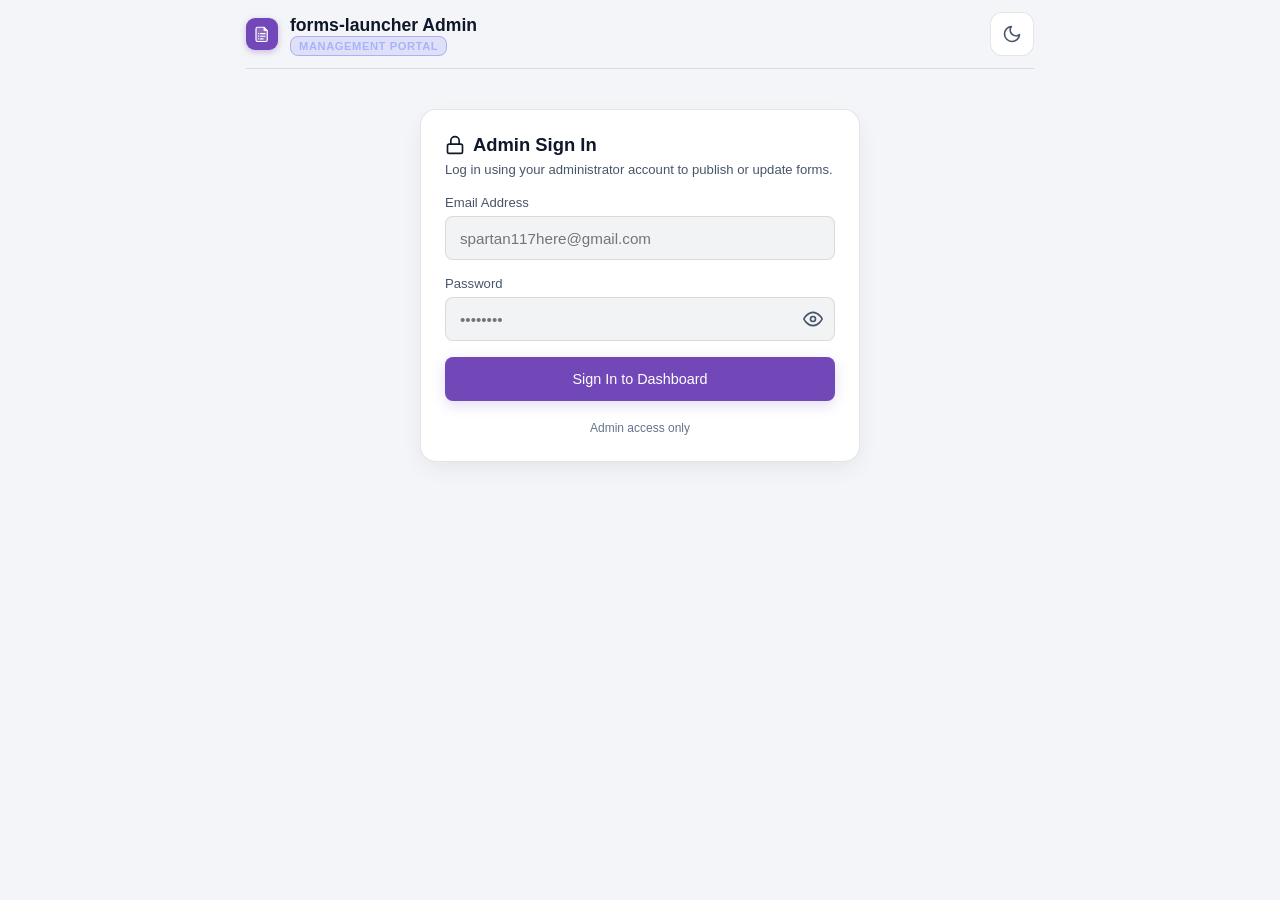
<file: admin.html>
<!DOCTYPE html>
<html lang="en">
<head>
  <meta charset="UTF-8">
  <meta name="viewport" content="width=device-width, initial-scale=1.0">
  <title>Admin Dashboard - forms-launcher</title>

  <!-- PWA & Mobile Meta Tags -->
  <meta name="theme-color" content="#0b0d14">
  <meta name="apple-mobile-web-app-status-bar-style" content="default">
  <link rel="manifest" href="/manifest.webmanifest">
  <link rel="icon" type="image/svg+xml" href="/icons/favicon.svg">
  <link rel="alternate icon" href="/icons/icon-192.png">

  <!-- Apply saved theme before first paint to prevent flash -->
  <script>
    (function () {
      try {
        var saved = localStorage.getItem('app_theme');
        var theme = saved || (window.matchMedia && window.matchMedia('(prefers-color-scheme: light)').matches ? 'light' : 'dark');
        document.documentElement.setAttribute('data-theme', theme);
        var meta = document.querySelector('meta[name="theme-color"]');
        if (meta) meta.setAttribute('content', theme === 'light' ? '#ffffff' : '#0b0d14');
      } catch (e) {}
    })();
  </script>

  <!-- Stylesheet -->
  <link rel="stylesheet" href="/css/style.css">
</head>
<body class="admin-body">
  <div class="admin-container">

    <!-- Top Admin Header -->
    <header class="admin-header">
      <div class="admin-header-title">
        <div class="brand-logo" title="forms-launcher">
          <svg viewBox="0 0 24 24" width="16" height="16" fill="none">
            <path d="M 6 3 L 14.5 3 L 19 7.5 L 19 20 A 2 2 0 0 1 17 22 L 6 22 A 2 2 0 0 1 4 20 L 4 5 A 2 2 0 0 1 6 3 Z" fill="rgba(255,255,255,0.2)" stroke="#ffffff" stroke-width="1.6" stroke-linejoin="round"/>
            <path d="M 14.5 3 L 14.5 7.5 L 19 7.5 Z" fill="#ffffff" stroke="#ffffff" stroke-width="0.8" stroke-linejoin="round"/>
            <circle cx="7.5" cy="11.5" r="0.9" fill="#ffffff"/>
            <line x1="10" y1="11.5" x2="16" y2="11.5" stroke="#ffffff" stroke-width="1.4" stroke-linecap="round"/>
            <circle cx="7.5" cy="15" r="0.9" fill="#ffffff"/>
            <line x1="10" y1="15" x2="16" y2="15" stroke="#ffffff" stroke-width="1.4" stroke-linecap="round"/>
            <circle cx="7.5" cy="18.5" r="0.9" fill="#ffffff"/>
            <line x1="10" y1="18.5" x2="13.5" y2="18.5" stroke="#ffffff" stroke-width="1.4" stroke-linecap="round"/>
          </svg>
        </div>
        <div>
          <h1 style="font-size: 1.1rem; font-weight: 700;">forms-launcher Admin</h1>
          <span class="admin-badge">Management Portal</span>
        </div>
      </div>

      <div style="display: flex; align-items: center; gap: 8px;">
        <!-- Theme Toggle Button -->
        <button id="themeToggleBtn" class="btn-icon theme-toggle-btn" aria-label="Toggle light and dark theme" title="Toggle theme">
          <svg class="icon-sun" viewBox="0 0 24 24" fill="none" stroke="currentColor" stroke-width="2" stroke-linecap="round" stroke-linejoin="round">
            <circle cx="12" cy="12" r="5"></circle>
            <line x1="12" y1="1" x2="12" y2="3"></line>
            <line x1="12" y1="21" x2="12" y2="23"></line>
            <line x1="4.22" y1="4.22" x2="5.64" y2="5.64"></line>
            <line x1="18.36" y1="18.36" x2="19.78" y2="19.78"></line>
            <line x1="1" y1="12" x2="3" y2="12"></line>
            <line x1="21" y1="12" x2="23" y2="12"></line>
            <line x1="4.22" y1="19.78" x2="5.64" y2="18.36"></line>
            <line x1="18.36" y1="5.64" x2="19.78" y2="4.22"></line>
          </svg>
          <svg class="icon-moon" viewBox="0 0 24 24" fill="none" stroke="currentColor" stroke-width="2" stroke-linecap="round" stroke-linejoin="round">
            <path d="M21 12.79A9 9 0 1 1 11.21 3 7 7 0 0 0 21 12.79z"></path>
          </svg>
        </button>
        <button id="logoutBtn" class="btn btn-danger btn-sm" style="display: none; height: 44px; min-height: 44px; padding: 0 16px;">
          Sign Out
        </button>
      </div>
    </header>

    <!-- SECTION 1: LOGIN CARD (Displayed when unauthenticated) -->
    <section id="authSection" class="admin-card" style="max-width: 440px; margin: 40px auto;">
      <h2 class="card-title">
        <svg viewBox="0 0 24 24" width="20" height="20" fill="none" stroke="currentColor" stroke-width="2">
          <rect x="3" y="11" width="18" height="11" rx="2" ry="2"></rect>
          <path d="M7 11V7a5 5 0 0 1 10 0v4"></path>
        </svg>
        Admin Sign In
      </h2>
      <p class="card-subtitle">Log in using your administrator account to publish or update forms.</p>

      <form id="loginForm">
        <div class="form-group">
          <label class="form-label" for="loginEmail">Email Address</label>
          <input
            type="email"
            id="loginEmail"
            class="form-input"
            placeholder="spartan117here@gmail.com"
            required
            autocomplete="email"
          />
        </div>

        <div class="form-group">
          <label class="form-label" for="loginPassword">Password</label>
          <div class="password-input-wrapper">
            <input
              type="password"
              id="loginPassword"
              class="form-input password-input"
              placeholder="••••••••"
              required
              autocomplete="current-password"
            />
            <button
              type="button"
              id="togglePasswordBtn"
              class="password-toggle-btn"
              aria-label="Show password"
              title="Show password"
            >
              <!-- Eye Icon (shown when password is hidden) -->
              <svg class="eye-icon" viewBox="0 0 24 24" width="20" height="20" fill="none" stroke="currentColor" stroke-width="2" stroke-linecap="round" stroke-linejoin="round">
                <path d="M1 12s4-8 11-8 11 8 11 8-4 8-11 8-11-8-11-8z"></path>
                <circle cx="12" cy="12" r="3"></circle>
              </svg>
              <!-- Eye Off Icon (shown when password is visible) -->
              <svg class="eye-off-icon" viewBox="0 0 24 24" width="20" height="20" fill="none" stroke="currentColor" stroke-width="2" stroke-linecap="round" stroke-linejoin="round" style="display: none;">
                <path d="M17.94 17.94A10.07 10.07 0 0 1 12 20c-7 0-11-8-11-8a18.45 18.45 0 0 1 5.06-5.94M9.9 4.24A9.12 9.12 0 0 1 12 4c7 0 11 8 11 8a18.5 18.5 0 0 1-2.16 3.19m-6.72-1.07a3 3 0 1 1-4.24-4.24"></path>
                <line x1="1" y1="1" x2="23" y2="23"></line>
              </svg>
            </button>
          </div>
        </div>

        <div id="loginErrorMessage" class="form-error" style="margin-bottom: 14px;"></div>

        <button type="submit" id="loginSubmitBtn" class="btn btn-primary" style="width: 100%; height: 44px;">
          Sign In to Dashboard
        </button>
      </form>

      <div class="form-hint" style="margin-top: 18px; line-height: 1.5; text-align: center;">
        Admin access only
      </div>
    </section>

    <!-- SECTION 2: ADMIN DASHBOARD (Displayed when authenticated) -->
    <main id="dashboardSection" style="display: none;">
      
      <!-- Current Authenticated Admin Info -->
      <div style="display: flex; justify-content: space-between; align-items: center; margin-bottom: 20px; font-size: 0.85rem; color: var(--text-muted);">
        <span>Logged in as: <strong id="adminUserEmail" style="color: var(--text-main);"></strong></span>
        <span class="status-pill"><span class="status-dot"></span> Authorized Admin</span>
      </div>

      <!-- Card A: Publish New Form -->
      <div class="admin-card">
        <h2 class="card-title">
          <svg viewBox="0 0 24 24" width="20" height="20" fill="none" stroke="currentColor" stroke-width="2" stroke-linecap="round" stroke-linejoin="round">
            <line x1="12" y1="5" x2="12" y2="19"></line>
            <line x1="5" y1="12" x2="19" y2="12"></line>
          </svg>
          Publish New Google Form
        </h2>
        <p class="card-subtitle">
          Submit a new form link. The newest link is immediately displayed full screen to all users opening the app.
        </p>

        <form id="newLinkForm">
          <div class="form-group">
            <label class="form-label" for="formTitle">Form Title</label>
            <input
              type="text"
              id="formTitle"
              class="form-input"
              placeholder="e.g. October Feedback Survey or Annual Registration"
              required
            />
          </div>

          <div class="form-group">
            <label class="form-label" for="formUrl">Google Form URL</label>
            <input
              type="url"
              id="formUrl"
              class="form-input"
              placeholder="https://docs.google.com/forms/d/e/.../viewform"
              required
            />
            <div id="urlValidationError" class="form-error">
              URL must start with <code>https://docs.google.com/forms/</code>
            </div>
            <div class="form-hint">
              Copy the shareable link from your Google Form. It must begin with <code>https://docs.google.com/forms/</code>.
            </div>

            <!-- Live Embed URL Preview -->
            <div id="previewContainer" class="preview-box" style="display: none;">
              <span style="font-weight: 600; color: var(--text-muted); display: block; margin-bottom: 4px;">Clean Embedded URL Preview:</span>
              <code id="previewEmbedUrl"></code>
            </div>
          </div>

          <button type="submit" id="saveLinkBtn" class="btn btn-primary">
            <svg viewBox="0 0 24 24" width="16" height="16" fill="none" stroke="currentColor" stroke-width="2">
              <path d="M19 21H5a2 2 0 0 1-2-2V5a2 2 0 0 1 2-2h11l5 5v11a2 2 0 0 1-2 2z"></path>
              <polyline points="17 21 17 13 7 13 7 21"></polyline>
              <polyline points="7 3 7 8 15 8"></polyline>
            </svg>
            Publish Form
          </button>
        </form>
      </div>

      <!-- Card B: Form Links History -->
      <div class="admin-card">
        <div style="display: flex; justify-content: space-between; align-items: center; margin-bottom: 16px;">
          <div>
            <h2 class="card-title" style="margin-bottom: 2px;">
              <svg viewBox="0 0 24 24" width="20" height="20" fill="none" stroke="currentColor" stroke-width="2">
                <path d="M12 8v4l3 3m6-3a9 9 0 11-18 0 9 9 0 0118 0z"></path>
              </svg>
              Form Links History
            </h2>
            <p class="card-subtitle" style="margin-bottom: 0;">
              Manage previously published links. The top item is the active live form.
            </p>
          </div>
          <button id="refreshListBtn" class="btn btn-secondary btn-sm" title="Reload list">
            Refresh
          </button>
        </div>

        <!-- Links Container -->
        <div id="linksList" class="links-list">
          <!-- Dynamically populated via js/admin.js -->
        </div>

        <!-- Empty State -->
        <div id="adminEmptyState" class="empty-box" style="display: none;">
          <svg class="empty-icon" viewBox="0 0 24 24" fill="none" stroke="currentColor" stroke-width="1.5">
            <path d="M9 12h6m-6 4h6m2 5H7a2 2 0 01-2-2V5a2 2 0 012-2h5.586a1 1 0 01.707.293l5.414 5.414a1 1 0 01.293.707V19a2 2 0 01-2 2z"></path>
          </svg>
          <div style="font-weight: 500; margin-bottom: 4px;">No forms published yet</div>
          <p style="font-size: 0.8rem; color: var(--text-dim);">Use the form above to publish your first Google Form.</p>
        </div>
      </div>

    </main>

    <!-- Toast Notification Container -->
    <div id="toastContainer" class="toast-container"></div>

  </div>

  <!-- Admin Dashboard Logic (calls /api/ serverless routes only) -->
  <script src="/js/admin.js" defer></script>
</body>
</html>
</file>
<file: css/style.css>
/* ==============================================================================
   forms-launcher PWA - MODERN RESPONSIVE STYLESHEET
   Supports mobile-first full screen iframe and dark aesthetic.
   ============================================================================== */

:root, [data-theme="dark"] {
  --bg-dark: #0b0d14;
  --bg-header: #0b0d14;
  --bg-card: #131622;
  --bg-card-hover: #1a1e2e;
  --bg-input: #0f111a;
  --border-glass: rgba(255, 255, 255, 0.08);
  --border-focus: rgba(114, 72, 185, 0.6);

  --text-main: #f8fafc;
  --text-muted: #94a3b8;
  --text-dim: #64748b;

  --primary: #7248b9;
  --primary-hover: #5f3aa0;
  --primary-glow: rgba(114, 72, 185, 0.35);

  --accent-emerald: #10b981;
  --accent-emerald-glow: rgba(16, 185, 129, 0.25);
  --accent-rose: #f43f5e;
  --accent-amber: #f59e0b;

  --radius-sm: 8px;
  --radius-md: 12px;
  --radius-lg: 16px;
  --radius-full: 9999px;

  --shadow-sm: 0 2px 8px rgba(0, 0, 0, 0.2);
  --shadow-md: 0 8px 24px -4px rgba(0, 0, 0, 0.35);
  --shadow-lg: 0 16px 36px -6px rgba(0, 0, 0, 0.5);

  --transition-fast: 0.15s ease;
}

[data-theme="light"] {
  --bg-dark: #f4f5f8;
  --bg-header: #ffffff;
  --bg-card: #ffffff;
  --bg-card-hover: #f8f9fa;
  --bg-input: #f1f3f5;
  --border-glass: rgba(0, 0, 0, 0.1);
  --border-focus: rgba(114, 72, 185, 0.6);

  --text-main: #0f172a;
  --text-muted: #475569;
  --text-dim: #64748b;

  --primary: #7248b9;
  --primary-hover: #5f3aa0;
  --primary-glow: rgba(114, 72, 185, 0.2);

  --accent-emerald: #059669;
  --accent-emerald-glow: rgba(5, 150, 105, 0.2);
  --accent-rose: #e11d48;
  --accent-amber: #d97706;

  --shadow-sm: 0 2px 8px rgba(0, 0, 0, 0.06);
  --shadow-md: 0 8px 24px -4px rgba(0, 0, 0, 0.08);
  --shadow-lg: 0 16px 36px -6px rgba(0, 0, 0, 0.12);

  --transition-fast: 0.15s ease;
}

/* Base Reset & Mobile App Polish */
*, *::before, *::after {
  box-sizing: border-box;
  margin: 0;
  padding: 0;
  -webkit-tap-highlight-color: transparent;
}

html, body {
  width: 100%;
  height: 100%;
  height: -webkit-fill-available;
  font-family: -apple-system, BlinkMacSystemFont, "Segoe UI", Roboto, "Inter", "Helvetica Neue", Arial, sans-serif;
  background-color: var(--bg-dark);
  color: var(--text-main);
  overflow: hidden;
  overscroll-behavior-y: none;
  overscroll-behavior: none;
  -webkit-font-smoothing: antialiased;
  -webkit-tap-highlight-color: transparent;
}

/* ==============================================================================
   USER APP LAYOUT (index.html)
   ============================================================================== */

.app-viewport {
  position: relative;
  display: flex;
  flex-direction: column;
  width: 100vw;
  height: 100vh;
  height: -webkit-fill-available;
  overflow: hidden;
  overscroll-behavior: none;
  z-index: 1;
}

/* Top App Header: min-height 64px, 12px vertical padding, normal padding only */
.top-bar {
  display: flex;
  align-items: center;
  justify-content: space-between;
  padding: 12px 16px;
  min-height: 64px;
  box-sizing: border-box;
  background-color: var(--bg-header);
  border-bottom: 1px solid var(--border-glass);
  z-index: 100;
  user-select: none;
  -webkit-user-select: none;
  -webkit-touch-callout: none;
  transition: none;
  animation: none;
}

.brand-wrapper {
  display: flex;
  align-items: center;
  gap: 10px;
  min-width: 0;
  user-select: none;
  -webkit-user-select: none;
}

.brand-logo {
  width: 32px;
  height: 32px;
  border-radius: 9px;
  background: #7248B9;
  display: flex;
  align-items: center;
  justify-content: center;
  flex-shrink: 0;
  box-shadow: 0 2px 6px rgba(114, 72, 185, 0.35);
}

.brand-logo svg {
  width: 18px;
  height: 18px;
}

.brand-info {
  display: flex;
  flex-direction: column;
  min-width: 0;
  gap: 1px;
}

.app-title {
  font-size: 0.95rem;
  font-weight: 600;
  color: var(--text-main);
  white-space: nowrap;
  overflow: hidden;
  text-overflow: ellipsis;
  max-width: 180px;
  line-height: 1.2;
}

.form-subtitle {
  font-size: 0.7rem;
  color: var(--text-muted);
  white-space: nowrap;
  overflow: hidden;
  text-overflow: ellipsis;
  max-width: 180px;
  line-height: 14px;
  height: 14px;
  min-height: 14px;
  display: block;
}

.top-actions {
  display: flex;
  align-items: center;
  gap: 8px;
  flex-shrink: 0;
  user-select: none;
  -webkit-user-select: none;
}

/* Action Icon Buttons - 44px tap targets */
.btn-icon {
  display: inline-flex;
  align-items: center;
  justify-content: center;
  width: 44px;
  height: 44px;
  min-width: 44px;
  min-height: 44px;
  border-radius: var(--radius-md);
  border: 1px solid var(--border-glass);
  background: var(--bg-card);
  color: var(--text-muted);
  cursor: pointer;
  text-decoration: none;
  user-select: none;
  -webkit-user-select: none;
  -webkit-touch-callout: none;
  -webkit-tap-highlight-color: transparent;
  transition: none;
  animation: none;
}

.btn-icon:hover, .btn-icon:focus-visible {
  color: var(--text-main);
  border-color: var(--border-focus);
}

.btn-icon svg {
  width: 20px;
  height: 20px;
}

/* Sun / Moon Theme Toggle */
[data-theme="dark"] .theme-toggle-btn .icon-moon {
  display: none;
}
[data-theme="dark"] .theme-toggle-btn .icon-sun {
  display: block;
}
[data-theme="light"] .theme-toggle-btn .icon-sun {
  display: none;
}
[data-theme="light"] .theme-toggle-btn .icon-moon {
  display: block;
}

/* Status Pill - 44px comfortable tap target height */
.status-pill {
  display: inline-flex;
  align-items: center;
  gap: 6px;
  font-size: 0.75rem;
  font-weight: 500;
  padding: 0 12px;
  height: 44px;
  border-radius: var(--radius-full);
  background: var(--bg-card);
  border: 1px solid var(--border-glass);
  color: var(--text-muted);
  user-select: none;
  -webkit-user-select: none;
  white-space: nowrap;
  flex-shrink: 0;
  box-sizing: border-box;
  transition: none;
  animation: none;
}

.status-dot {
  width: 6px;
  height: 6px;
  border-radius: 50%;
  background-color: var(--accent-emerald);
  box-shadow: 0 0 6px var(--accent-emerald-glow);
}

.status-dot.offline {
  background-color: var(--accent-amber);
  box-shadow: 0 0 6px rgba(245, 158, 11, 0.3);
}

/* Iframe Fullscreen Container */
.iframe-container {
  position: relative;
  flex: 1;
  width: 100%;
  height: 100%;
  background: var(--bg-dark);
  overflow: hidden;
  display: flex;
  overscroll-behavior-y: none;
}

.form-iframe {
  width: 100%;
  height: 100%;
  border: none;
  display: block;
  background: #ffffff;
  -webkit-overflow-scrolling: touch;
}

/* State & Error Overlays */
.state-overlay {
  position: absolute;
  inset: 0;
  display: flex;
  flex-direction: column;
  align-items: center;
  justify-content: center;
  background: var(--bg-dark);
  padding: 24px;
  text-align: center;
  z-index: 10;
}

.state-overlay.hidden {
  display: none !important;
}

/* Simplified Error Screen */
.error-msg-main {
  font-size: 1.05rem;
  font-weight: 500;
  color: var(--text-main);
  margin: 0;
}

.state-title {
  font-size: 1.15rem;
  font-weight: 600;
  margin-bottom: 8px;
  color: var(--text-main);
}

.state-description {
  font-size: 0.88rem;
  color: var(--text-muted);
  max-width: 320px;
  line-height: 1.5;
  margin-bottom: 20px;
}

/* Buttons */
.btn {
  display: inline-flex;
  align-items: center;
  justify-content: center;
  gap: 8px;
  padding: 10px 18px;
  border-radius: var(--radius-sm);
  font-size: 0.9rem;
  font-weight: 500;
  cursor: pointer;
  border: none;
  transition: all var(--transition-fast);
  text-decoration: none;
}

.btn-primary {
  background: var(--primary);
  color: #fff;
  box-shadow: 0 4px 14px var(--primary-glow);
}

.btn-primary:hover {
  background: var(--primary-hover);
  box-shadow: 0 6px 18px var(--primary-glow);
}

.btn-secondary {
  background: rgba(255, 255, 255, 0.07);
  border: 1px solid var(--border-glass);
  color: var(--text-main);
}

.btn-secondary:hover {
  background: rgba(255, 255, 255, 0.12);
}

.btn-danger {
  background: rgba(244, 63, 94, 0.12);
  border: 1px solid rgba(244, 63, 94, 0.3);
  color: #fda4af;
}

.btn-danger:hover {
  background: rgba(244, 63, 94, 0.22);
}

.btn-sm {
  padding: 6px 12px;
  font-size: 0.8rem;
}

/* Install Banner (PWA beforeinstallprompt / iOS prompt) */
.install-banner {
  position: fixed;
  bottom: 14px;
  left: 14px;
  right: 14px;
  max-width: 440px;
  margin: 0 auto;
  background: var(--bg-card);
  border: 1px solid var(--border-glass);
  box-shadow: var(--shadow-lg);
  border-radius: var(--radius-md);
  padding: 12px 16px;
  display: flex;
  align-items: center;
  justify-content: space-between;
  gap: 12px;
  z-index: 200;
}

.install-banner.hidden {
  display: none !important;
}

.install-content {
  display: flex;
  align-items: center;
  gap: 10px;
  min-width: 0;
}

.install-icon {
  width: 36px;
  height: 36px;
  border-radius: var(--radius-sm);
  background: var(--primary);
  display: flex;
  align-items: center;
  justify-content: center;
  flex-shrink: 0;
}

.install-text {
  font-size: 0.85rem;
  font-weight: 500;
  color: var(--text-main);
  line-height: 1.3;
}

.install-sub {
  font-size: 0.72rem;
  color: var(--text-muted);
}

.install-actions {
  display: flex;
  align-items: center;
  gap: 6px;
  flex-shrink: 0;
}

/* Toast Notifications */
.toast-container {
  position: fixed;
  top: 76px;
  left: 50%;
  transform: translateX(-50%);
  display: flex;
  flex-direction: column;
  gap: 8px;
  z-index: 300;
  pointer-events: none;
  width: calc(100% - 28px);
  max-width: 360px;
}

.toast {
  pointer-events: auto;
  padding: 10px 14px;
  background: var(--bg-card);
  border: 1px solid var(--border-glass);
  border-radius: var(--radius-sm);
  font-size: 0.82rem;
  color: var(--text-main);
  box-shadow: var(--shadow-md);
  display: flex;
  align-items: center;
  gap: 8px;
}

/* ==============================================================================
   ADMIN PAGE LAYOUT (admin.html)
   ============================================================================== */

.admin-body {
  overflow-y: auto !important;
  background-color: var(--bg-dark);
  min-height: 100vh;
}

.admin-container {
  width: 100%;
  max-width: 820px;
  margin: 0 auto;
  padding: 0 16px 40px 16px;
  position: relative;
  z-index: 1;
}

/* Admin Top Header: min-height 64px, 12px vertical padding, normal padding only */
.admin-header {
  display: flex;
  align-items: center;
  justify-content: space-between;
  padding: 12px 0;
  min-height: 64px;
  box-sizing: border-box;
  margin-bottom: 24px;
  border-bottom: 1px solid var(--border-glass);
}

.admin-header-title {
  display: flex;
  align-items: center;
  gap: 12px;
}

.admin-badge {
  font-size: 0.7rem;
  font-weight: 700;
  text-transform: uppercase;
  letter-spacing: 0.05em;
  padding: 3px 8px;
  background: rgba(99, 102, 241, 0.15);
  border: 1px solid rgba(99, 102, 241, 0.4);
  color: #a5b4fc;
  border-radius: var(--radius-sm);
}

/* Admin Card Container */
.admin-card {
  background: var(--bg-card);
  border: 1px solid var(--border-glass);
  border-radius: var(--radius-lg);
  padding: 24px;
  margin-bottom: 24px;
  box-shadow: var(--shadow-md);
}

.card-title {
  font-size: 1.15rem;
  font-weight: 600;
  color: var(--text-main);
  margin-bottom: 6px;
  display: flex;
  align-items: center;
  gap: 8px;
}

.card-subtitle {
  font-size: 0.82rem;
  color: var(--text-muted);
  margin-bottom: 18px;
}

/* Form Controls */
.form-group {
  margin-bottom: 16px;
}

.form-label {
  display: block;
  font-size: 0.82rem;
  font-weight: 500;
  color: var(--text-muted);
  margin-bottom: 6px;
}

.form-input {
  width: 100%;
  height: 44px;
  padding: 10px 14px;
  background: var(--bg-input);
  border: 1px solid var(--border-glass);
  border-radius: var(--radius-sm);
  color: var(--text-main);
  font-size: 0.95rem;
  font-family: inherit;
  box-sizing: border-box;
  transition: border-color var(--transition-fast), box-shadow var(--transition-fast);
}

.form-input:focus {
  outline: none;
  border-color: var(--border-focus);
  box-shadow: 0 0 0 3px rgba(114, 72, 185, 0.2);
}

/* Password Input & Show/Hide Eye Toggle */
.password-input-wrapper {
  position: relative;
  display: flex;
  align-items: center;
  width: 100%;
}

.password-input {
  padding-right: 48px !important;
}

/* Hide Microsoft Edge / IE built-in reveal button */
input[type="password"]::-ms-reveal,
input[type="password"]::-ms-clear {
  display: none;
}

.password-toggle-btn {
  position: absolute;
  right: 0;
  top: 0;
  bottom: 0;
  width: 44px;
  min-width: 44px;
  height: 100%;
  display: flex;
  align-items: center;
  justify-content: center;
  background: none;
  border: none;
  color: var(--text-muted);
  cursor: pointer;
  padding: 0;
  border-top-right-radius: var(--radius-sm);
  border-bottom-right-radius: var(--radius-sm);
  -webkit-tap-highlight-color: transparent;
}

.password-toggle-btn:hover {
  color: var(--text-main);
}

.form-hint {
  font-size: 0.75rem;
  color: var(--text-dim);
  margin-top: 5px;
}

.form-error {
  font-size: 0.75rem;
  color: #fb7185;
  margin-top: 5px;
  display: none;
}

.form-error.active {
  display: block;
}

/* URL Preview Box */
.preview-box {
  margin-top: 10px;
  padding: 10px 12px;
  background: var(--bg-input);
  border: 1px dashed var(--border-glass);
  border-radius: var(--radius-sm);
  font-size: 0.78rem;
  color: var(--text-dim);
  word-break: break-all;
}

.preview-box code {
  color: var(--primary);
  font-family: ui-monospace, SFMono-Regular, Menlo, Monaco, Consolas, monospace;
}

/* Links List */
.links-list {
  display: flex;
  flex-direction: column;
  gap: 12px;
}

.link-item {
  display: flex;
  flex-direction: column;
  gap: 8px;
  padding: 16px;
  background: var(--bg-card);
  border: 1px solid var(--border-glass);
  border-radius: var(--radius-md);
  box-shadow: var(--shadow-sm);
  transition: all var(--transition-fast);
}

.link-item:hover {
  background: var(--bg-card-hover);
  border-color: var(--border-focus);
}

.link-item.is-active {
  border-color: rgba(16, 185, 129, 0.4);
  background: rgba(16, 185, 129, 0.04);
}

.link-item-header {
  display: flex;
  align-items: center;
  justify-content: space-between;
  gap: 12px;
}

.link-title-group {
  display: flex;
  align-items: center;
  gap: 8px;
  flex-wrap: wrap;
}

.link-title {
  font-size: 0.95rem;
  font-weight: 600;
  color: var(--text-main);
}

.badge-active {
  font-size: 0.68rem;
  font-weight: 700;
  padding: 2px 7px;
  border-radius: var(--radius-full);
  background: rgba(16, 185, 129, 0.15);
  color: #6ee7b7;
  border: 1px solid rgba(16, 185, 129, 0.35);
  display: inline-flex;
  align-items: center;
  gap: 4px;
}

.badge-active::before {
  content: "";
  width: 6px;
  height: 6px;
  border-radius: 50%;
  background: var(--accent-emerald);
}

.badge-archived {
  font-size: 0.68rem;
  padding: 2px 7px;
  border-radius: var(--radius-full);
  background: rgba(255, 255, 255, 0.05);
  color: var(--text-dim);
  border: 1px solid var(--border-glass);
}

.link-meta {
  font-size: 0.74rem;
  color: var(--text-dim);
}

.link-url-text {
  font-size: 0.8rem;
  color: var(--primary);
  text-decoration: none;
  word-break: break-all;
  display: inline-block;
}

.link-url-text:hover {
  text-decoration: underline;
}

.link-actions {
  display: flex;
  align-items: center;
  gap: 8px;
  margin-top: 4px;
}

/* Empty State Card */
.empty-box {
  text-align: center;
  padding: 36px 20px;
  color: var(--text-muted);
}

.empty-icon {
  width: 48px;
  height: 48px;
  margin-bottom: 12px;
  opacity: 0.4;
}

/* Setup Instruction Callout */
.setup-callout {
  border-left: 3px solid #f59e0b;
  background: rgba(245, 158, 11, 0.08);
  border-radius: var(--radius-sm);
  padding: 14px 16px;
  margin-bottom: 20px;
  font-size: 0.82rem;
  color: #fde68a;
  line-height: 1.5;
}

.setup-callout code {
  background: rgba(0, 0, 0, 0.3);
  padding: 2px 6px;
  border-radius: 4px;
  color: #fff;
  font-family: ui-monospace, monospace;
}
</file>
